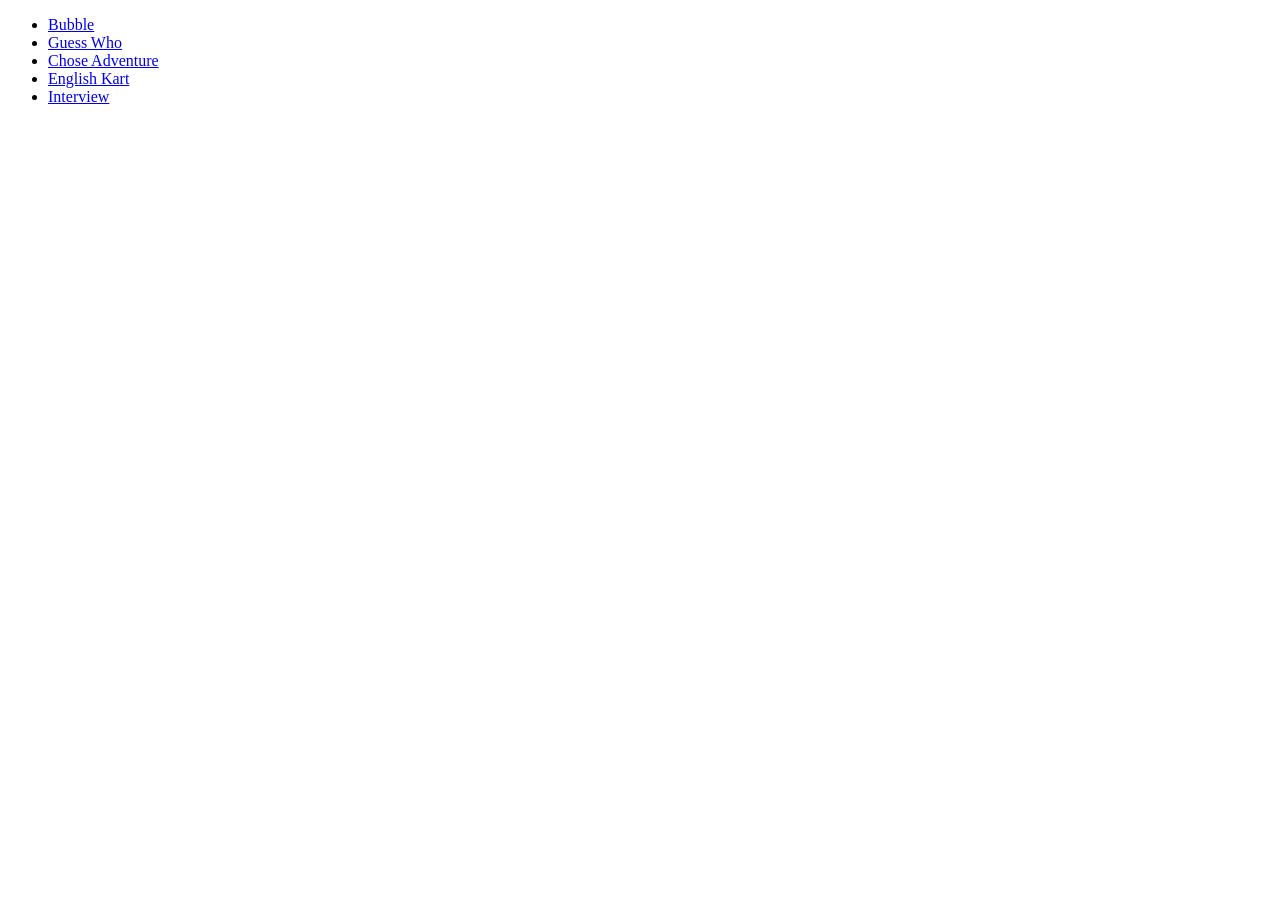
<file: index.html>
<!DOCTYPE html>
<html lang="en">
<head>
    <meta charset="UTF-8">
    <meta name="viewport" content="width=device-width, initial-scale=1.0">
    <title>Activity</title>
</head>
<body>
    <ul>
        <li><a href="./bubble_game/index.html">Bubble</a></li>
        <li><a href="./guess who/index.html">Guess Who</a></li>
        <li><a href="./chose_game/index.html">Chose Adventure</a></li>
        <li><a href="./english-kart/intex.html">English Kart</a></li>
        <li><a href="./interview/interview.html">Interview</a></li>
    </ul>

</body>
</html>
</file>
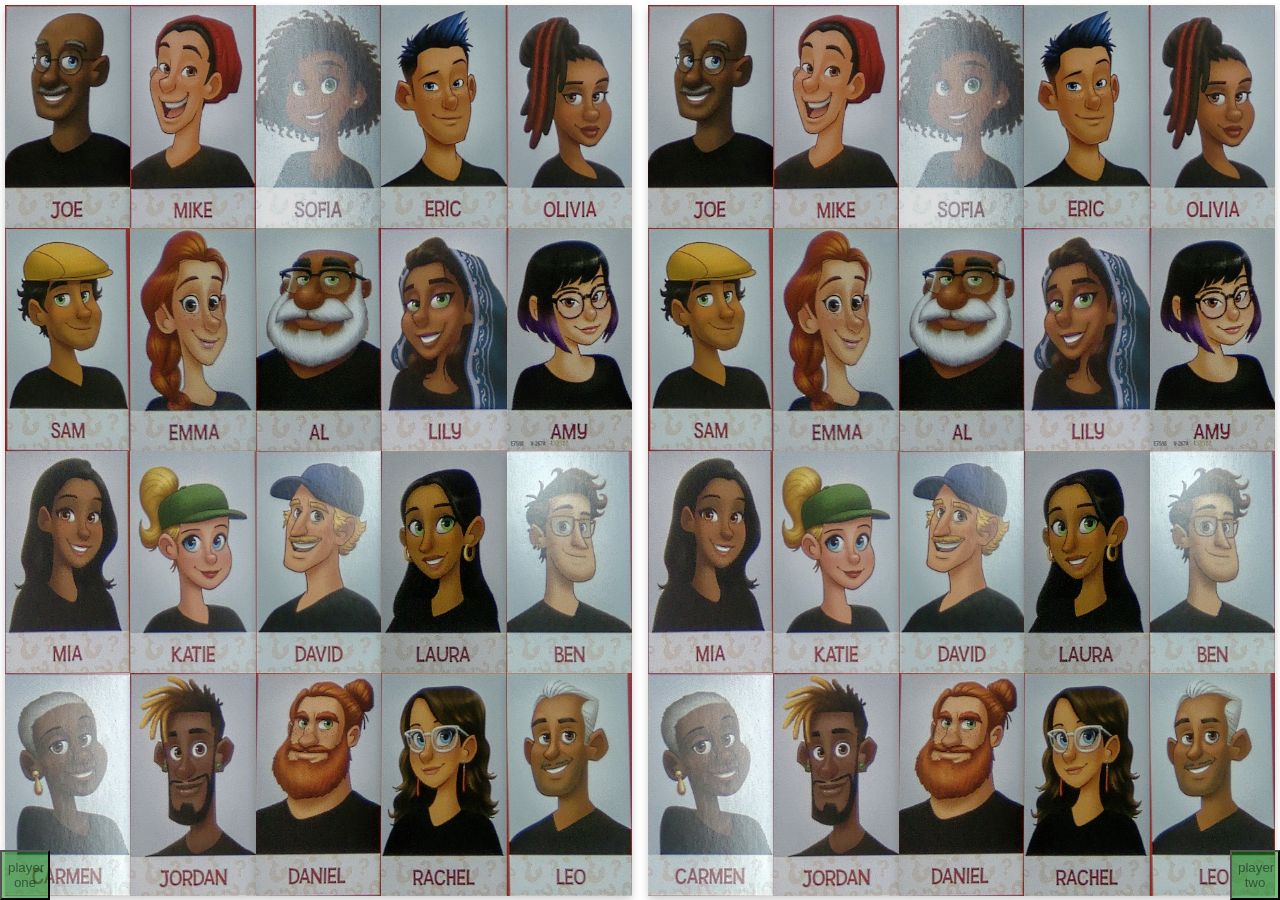
<file: guess who/index.html>
<!DOCTYPE html>
<html>

<head>
  <meta name="viewport" content="width=device-width, initial-scale=1">
  
  <link rel="stylesheet" href="./guessWho.css">
  
</head>

<body>

  <div id="cardBoxOne"></div>
  <div id="cardBoxTwo"></div>

  <div class="ui">
    <button id="playerOneOpen">
      player one
    </button>
    <div id="playerOneInfo" class="info hide"></div>

    <button id="playerTwoOpen">
      player two
    </button>
    <div id="playerTwoInfo" class="info hide"></div>
  </div>

  <script src="./guessWho.js"></script>

</body>

</html>
</file>
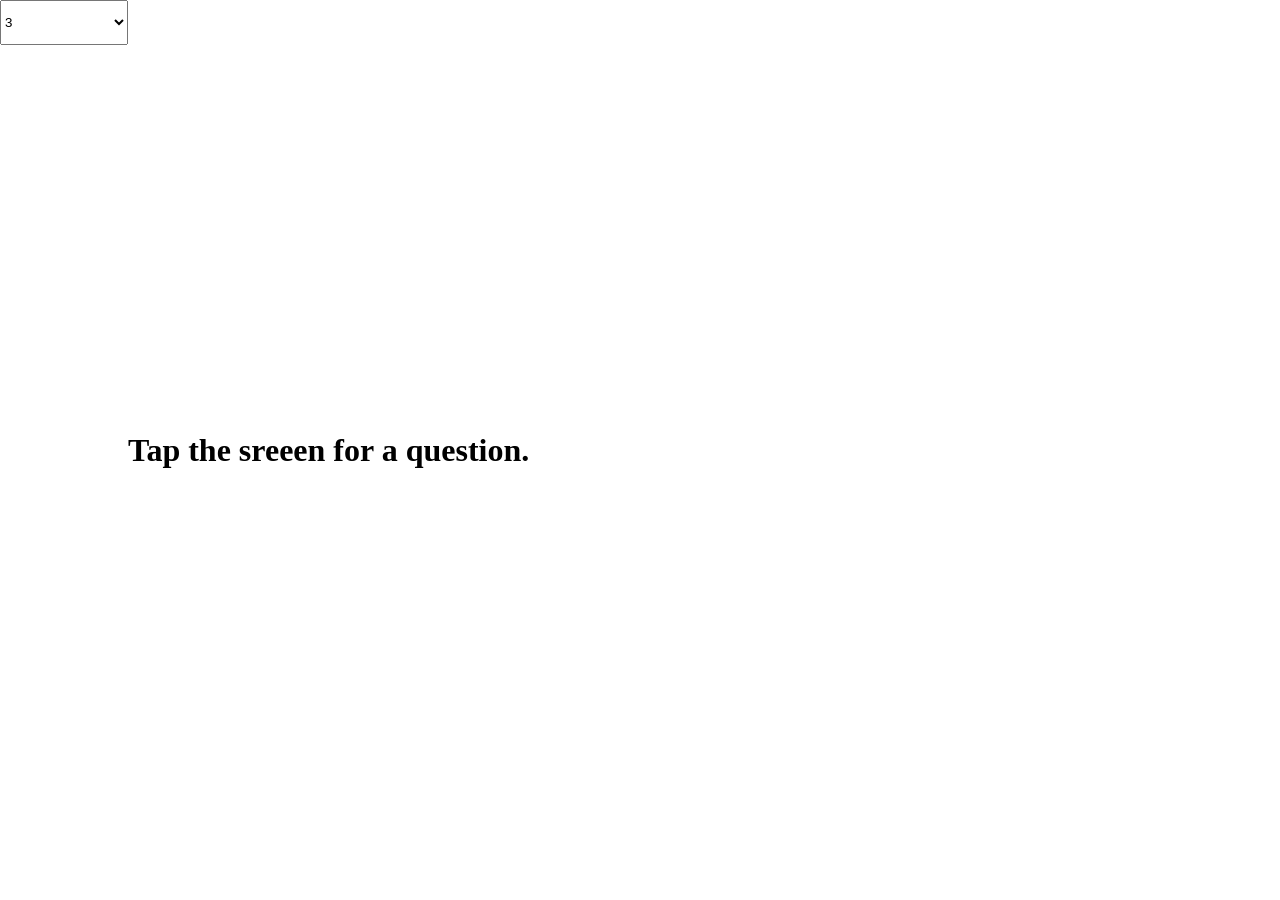
<file: interview/interview.html>
<!DOCTYPE html>
<html lang="en">

<head>
    <meta charset="UTF-8">
    <meta name="viewport" content="width=device-width, initial-scale=1.0">
    <title>Inverview</title>

    <style>
        html, body {
            margin: 0;
            width: 100%;
            height: 100%;
        }

        .base {
            display: flex;
            /* フレックスボックスを有効化 */
            justify-content: center;
            /* 水平方向の中央揃え */
            align-items: center;
            /* 垂直方向の中央揃え */
            height: 100%;
            width: 100%;
        }

        .base div {
            width: 80%;
        }

        #level {
            position: fixed;
            top: 0;
            left: 0;
            width: 10%;
            height: 5%;
        }
    </style>
</head>

<body>
    <div class="base">
        <div class="center">
            <h1 id="textBox">Tap the sreeen for a question.</h1>
        </div>
    </div>

    <select name="level" id="level">
        <option value="0">3</option>
        <option value="1">P2</option>
        <option value="2">P2+</option>
        <option value="3">2</option>
    </select>


    <script src="./data.js"></script>
    <script src="./interview.js"></script>
</body>

</html>
</file>
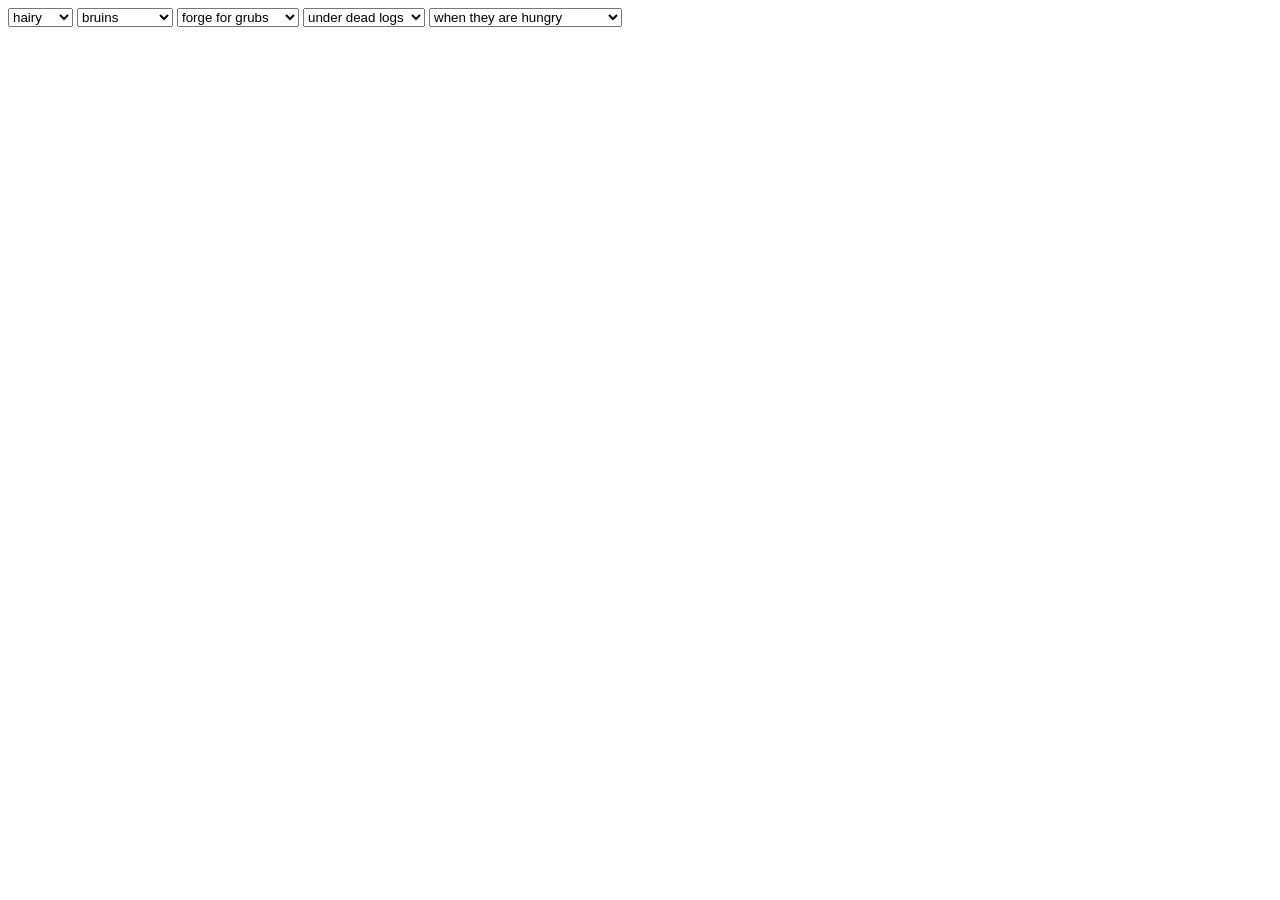
<file: sentance/bear.html>
<!DOCTYPE html>
<html lang="en">
<head>
    <meta charset="UTF-8">
    <meta name="viewport" content="width=device-width, initial-scale=1.0">
    <title>Bears</title>


    <select name="" id="">
        <option value="">hairy</option>
        <option value="">stout</option>
        <option value="">fierce</option>
        <option value="">curious</option>
        <option value="">clever</option>
    </select>

    <select name="" id="">
        <option value="">bruins</option>
        <option value="">cubs</option>
        <option value="">polar bears</option>
        <option value="">grizzlies</option>
        <option value="">brown bears</option>
    </select>

     <select name="" id="">
        <option value="">forge for grubs</option>
        <option value="">attack the hunter</option>
        <option value="">slap the salmon</option>
        <option value="">claw for honey</option>
        <option value="">perform tricks</option>
    </select>

     <select name="" id="">
        <option value="">under dead logs</option>
        <option value="">outside its tent</option>
        <option value="">from the streams</option>
        <option value="">in the trees</option>
        <option value="">at Russian fairs</option>
    </select>

     <select name="" id="">
        <option value="">when they are hungry</option>
        <option value="">during the long winter</option>
        <option value="">each spring</option>
        <option value="">at the harvest time</option>
        <option value="">when the fist return to spawn</option>
    </select>
</head>
<body>
    
</body>
</html>
</file>
<file: guess who/guessWho.css>
body {
     font-family: Arial, Helvetica, sans-serif;
 }

 #cardBoxOne,
 #cardBoxTwo {
     position: relative;
     display: flex;
     flex-direction: row;
     flex-wrap: wrap;
     width: 49%;
     height: 99%;
     position: absolute;
 }

 #cardBoxOne {
     background-color: blue;
     left: 5px;
     top: 5px;
 }

 #cardBoxTwo {
     float: right;
     background-color: red;
     right: 5px;
     top: 5px;
 }

 .flip-card-front img,
 .flip-card-back img {
     width: 100%;
     height: 100%;
 }

 .flip-card {
     background-color: transparent;
     width: 20%;
     height: 25%;
     perspective: 1000px;
 }

 .flip-card-inner {
     position: relative;
     width: 100%;
     height: 100%;
     text-align: center;
     transition: transform 0.6s;
     transform-style: preserve-3d;
     box-shadow: 0 4px 8px 0 rgba(0, 0, 0, 0.2);
 }

 .flip .flip-card-inner {
     transform: rotateY(180deg);
     border: 1px solid black;
 }

 .flip-card-front,
 .flip-card-back {
     position: absolute;
     width: 100%;
     height: 100%;
     -webkit-backface-visibility: hidden;
     backface-visibility: hidden;
 }

 .flip-card-front {
     background-color: #bbb;
     color: black;
 }

 .flip-card-back {
     background-color: #2980b9;
     color: white;
     transform: rotateY(180deg);
 }

 .ui {
     position: fixed;
     z-index: 5;
 }

 .hide {
     visibility: hidden;
 }

 #playerOneInfo,
 #playerTwoInfo {
     width: 50vw;
     height: 100vh;
     position: fixed;
     top: 0;
     display: flex;
     /* フレックスボックスを有効化 */
     justify-content: center;
     /* 水平方向の中央揃え */
     align-items: center;
     /* 垂直方向の中央揃え */
     background-color: #b9292970;
 }

 #playerOneInfo {
     left: 0;
 }

 #playerTwoInfo {
     right: 0;
 }

 /*
    open
    */

 #playerOneOpen {
     bottom: 0;
     left: 0;
 }

 #playerTwoOpen {
     bottom: 0;
     right: 0;
 }

 #playerTwoOpen,
 #playerOneOpen {
     z-index: 10;
     position: fixed;
     width: 50px;
     height: 50px;
     background-color: rgba(0, 128, 0, 0.479);
     color: rgba(0, 5, 0, 0.479);
     text-align: center;
 }
</file>
